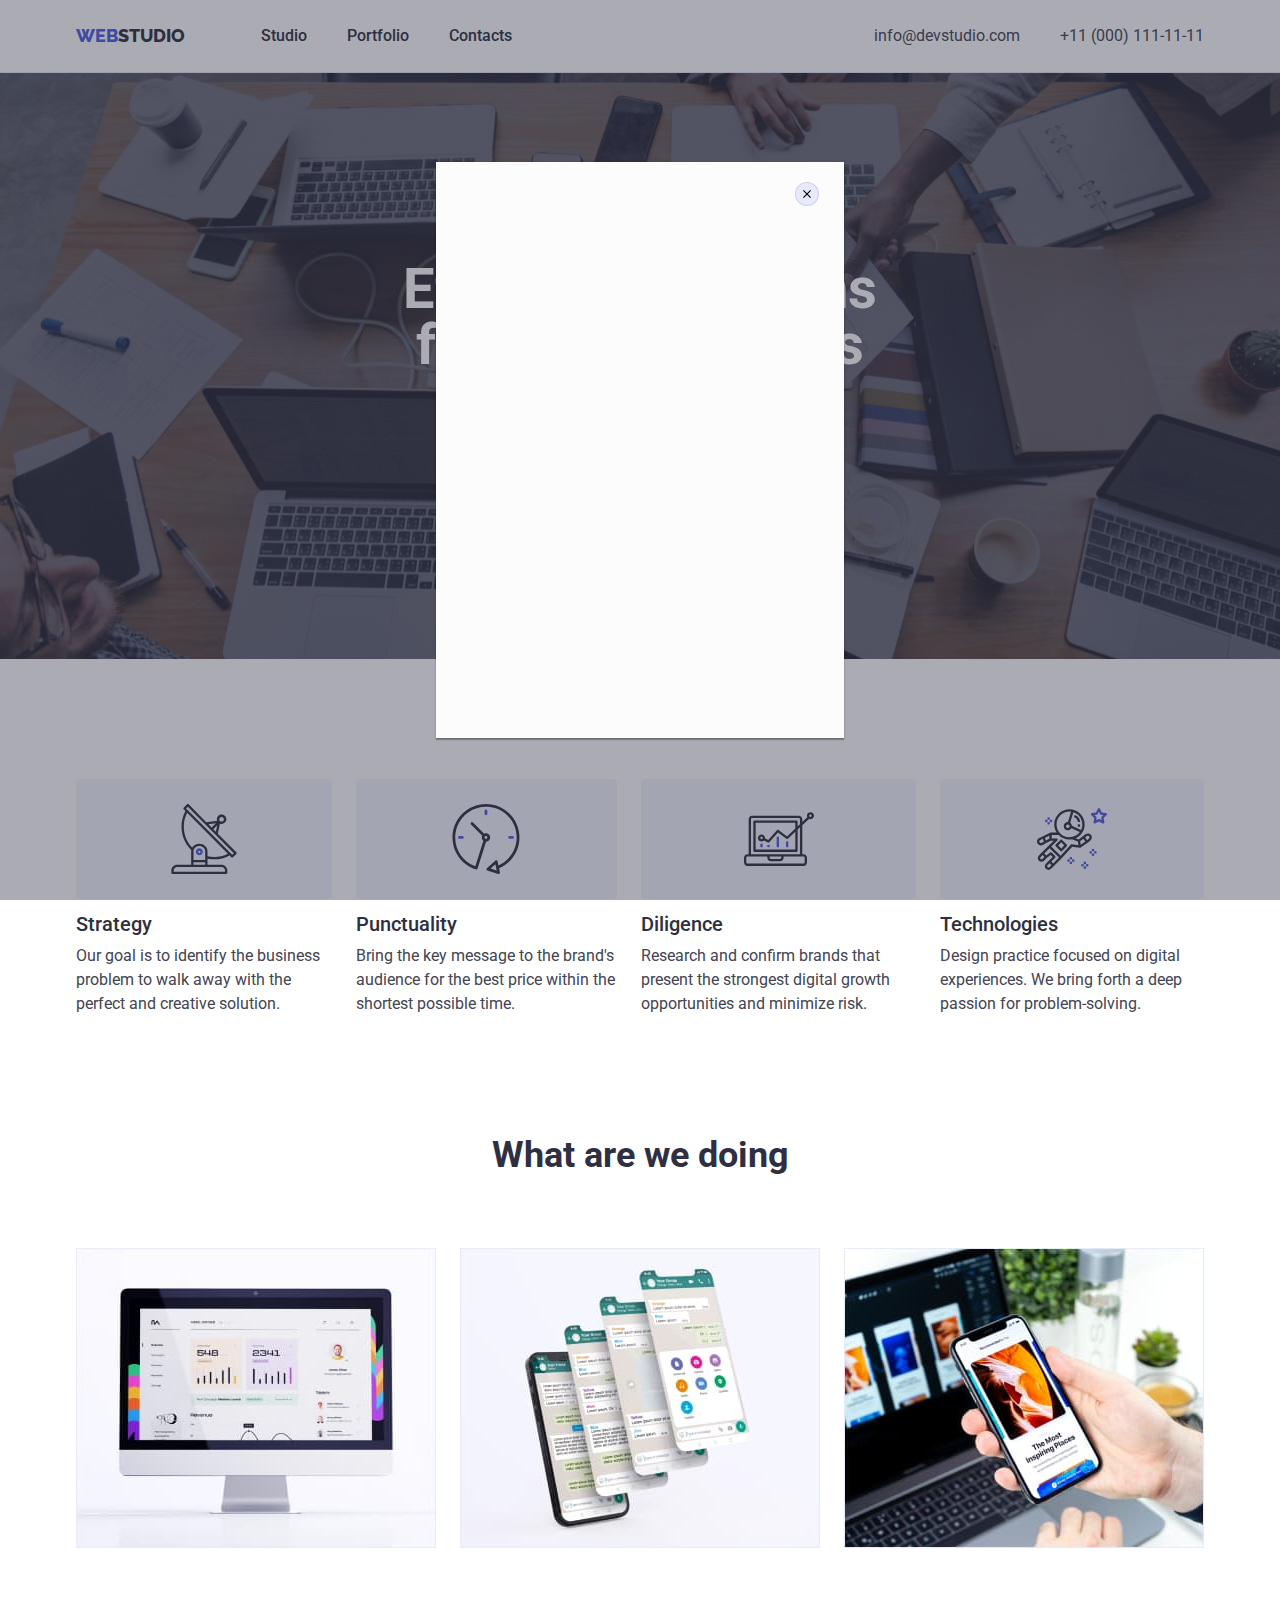
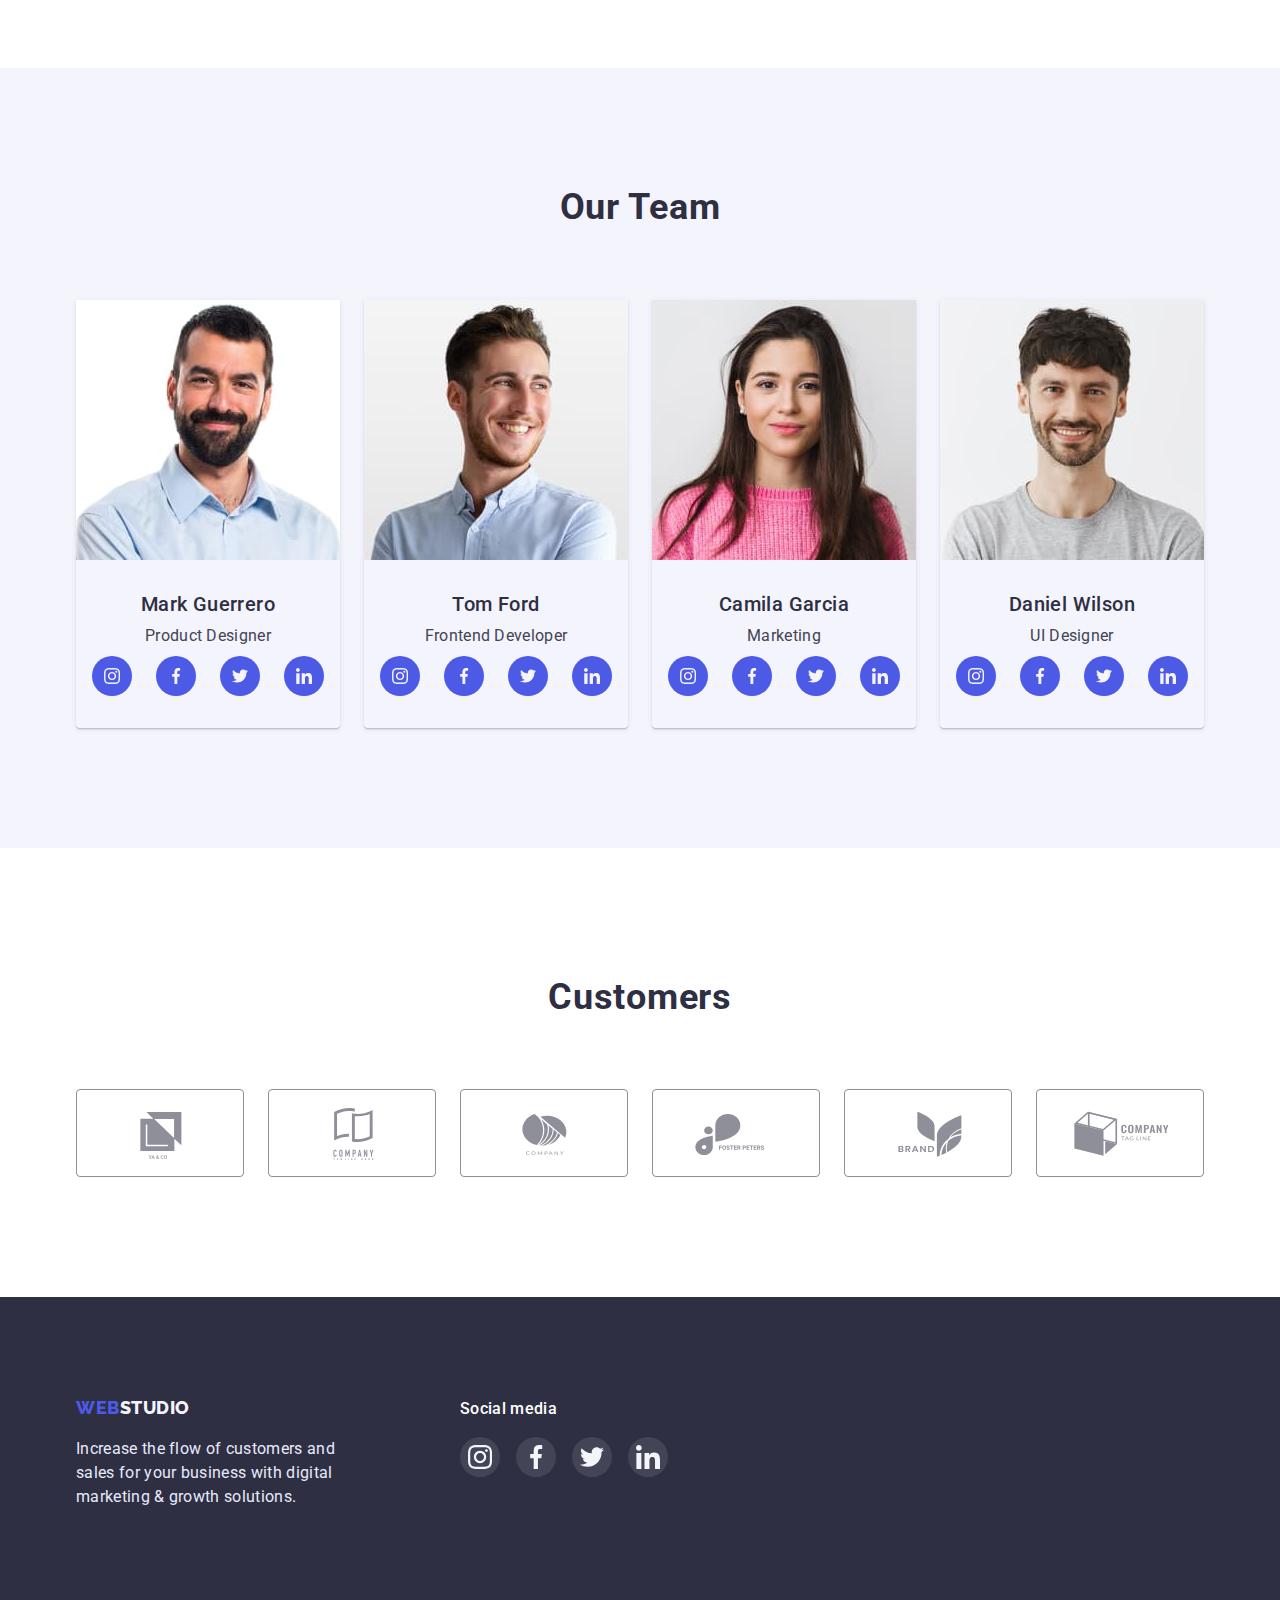
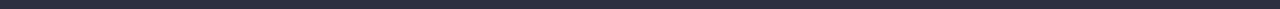
<file: index.html>
<!DOCTYPE html>
<html lang="en">
  <head>
    <meta charset="UTF-8" />
    <meta http-equiv="X-UA-Compatible" content="IE=edge" />
    <meta name="viewport" content="width=device-width, initial-scale=1.0" />
    <title>Document</title>
    <link
      rel="stylesheet"
      href="https://cdn.jsdelivr.net/npm/modern-normalize@1.1.0/modern-normalize.min.css"
    />
    <link rel="preconnect" href="https://fonts.googleapis.com" />
    <link rel="preconnect" href="https://fonts.gstatic.com" crossorigin />
    <link
      href="https://fonts.googleapis.com/css2?family=Raleway:wght@800&family=Roboto:wght@400;500;700;900&display=swap"
      rel="stylesheet"
    />
    <link rel="stylesheet" href="./css/styles.css" />
  </head>
  <body>
    <!--Шапка-->
    <header class="header">
      <div class="container flex-header">
        <nav class="nav">
          <a class="logo link" href="./index.html"
            ><span class="span-logo">Web</span>Studio</a
          >
          <ul class="menu list">
            <li class="menu-item">
              <a class="menu-list link" href="./index.html">Studio</a>
            </li>
            <li class="menu-item">
              <a class="menu-list link" href="./portfolio.html">Portfolio</a>
            </li>
            <li class="menu-item">
              <a class="menu-list link" href="">Contacts</a>
            </li>
          </ul>
        </nav>
        <!--контакти-->
        <ul class="header-contact list">
          <li class="contact-item">
            <a class="contact-link link" href="mailto:info@devstudio.com"
              >info@devstudio.com</a
            >
          </li>
          <li class="contact-item">
            <a class="contact-link link" href="tel:+110001111111"
              >+11 (000) 111-11-11</a
            >
          </li>
        </ul>
      </div>
    </header>
    <main>
      <!--Hero-->
      <section class="hero">
        <div class="container">
          <h1 class="hero-title">
            Effective Solutions <br />
            for Your Business
          </h1>
          <button class="hero-btn" type="button" data-modal-open>
            Order Service
          </button>
        </div>
      </section>
      <!--навички-->
      <section class="about">
        <div class="container">
          <h2 class="visually-hidden">Our qualities</h2>
          <ul class="about-list list">
            <li class="about-item icon-strategy">
              <div class="icon">
                <svg width="70" height="70">
                  <use href="./images/sprite.svg#icon-strategy"></use>
                </svg>
              </div>
              <h3 class="about-title">Strategy</h3>
              <p class="about-text">
                Our goal is to identify the business problem to walk away with
                the perfect and creative solution.
              </p>
            </li>
            <li class="about-item icon-punctualy">
              <div class="icon">
                <svg width="70" height="70">
                  <use href="./images/sprite.svg#icon-punctuality"></use>
                </svg>
              </div>
              <h3 class="about-title">Punctuality</h3>
              <p class="about-text">
                Bring the key message to the brand's audience for the best price
                within the shortest possible time.
              </p>
            </li>
            <li class="about-item icon-diligence">
              <div class="icon">
                <svg width="70" height="70">
                  <use href="./images/sprite.svg#icon-diligence"></use>
                </svg>
              </div>
              <h3 class="about-title">Diligence</h3>
              <p class="about-text">
                Research and confirm brands that present the strongest digital
                growth opportunities and minimize risk.
              </p>
            </li>
            <li class="about-item icon-tehnologies">
              <div class="icon">
                <svg width="70" height="70">
                  <use href="./images/sprite.svg#icon-technologies"></use>
                </svg>
              </div>
              <h3 class="about-title">Technologies</h3>
              <p class="about-text">
                Design practice focused on digital experiences. We bring forth a
                deep passion for problem-solving.
              </p>
            </li>
          </ul>
        </div>
      </section>
      <!--що ми робимо-->
      <section class="work">
        <div class="container">
          <h2 class="work-title">What are we doing</h2>
          <ul class="work-list list">
            <li class="work-item">
              <img
                src="./images/Rectangle1.jpg"
                alt="computer monitor"
                width="360"
                height="300"
              />
            </li>
            <li class="work-item">
              <img
                src="./images/Rectangle2.jpg"
                alt="smartphone"
                width="360"
                height="300"
              />
            </li>
            <li class="work-item">
              <img
                src="./images/Rectangle3.jpg"
                alt="smartphone with laptop"
                width="360"
                height="300"
              />
            </li>
          </ul>
        </div>
      </section>
      <!--our-team-->
      <section class="team-section">
        <div class="container">
          <h2 class="team-title">Our Team</h2>
          <ul class="team-list list">
            <li class="team-item">
              <img
                src="./images/Mark-Guerrero.jpg"
                alt="Mark-Guerrero"
                width="264"
                height="260"
              />
              <div class="team-card">
                <h3 class="title-team">Mark Guerrero</h3>
                <p class="team-text">Product Designer</p>
                <ul class="soc-list list">
                  <li class="soc-item-team">
                    <a class="soc-link-team link" href="">
                      <svg width="16" height="16" class="icon-team">
                        <use href="./images/sprite.svg#icon-instagram"></use>
                      </svg>
                    </a>
                  </li>
                  <li class="soc-item-team">
                    <a class="soc-link-team link" href=""
                      ><svg width="16" height="16" class="icon-team">
                        <use
                          href="./images/sprite.svg#icon-facebook"
                        ></use></svg
                    ></a>
                  </li>
                  <li class="soc-item-team">
                    <a class="soc-link-team link" href=""
                      ><svg width="16" height="16" class="icon-team">
                        <use href="./images/sprite.svg#icon-twitter"></use></svg
                    ></a>
                  </li>
                  <li class="soc-item-team">
                    <a class="soc-link-team link" href=""
                      ><svg width="16" height="16" class="icon-team">
                        <use
                          href="./images/sprite.svg#icon-linkedin"
                        ></use></svg
                    ></a>
                  </li>
                </ul>
              </div>
            </li>
            <li class="team-item">
              <img
                src="./images/Tom-Ford.jpg"
                alt="Tom-Ford"
                width="264"
                height="260"
              />
              <div class="team-card">
                <h3 class="title-team">Tom Ford</h3>
                <p class="team-text">Frontend Developer</p>
                <ul class="soc-list list">
                  <li class="soc-item-team">
                    <a class="soc-link-team link" href="">
                      <svg width="16" height="16" class="icon-team">
                        <use href="./images/sprite.svg#icon-instagram"></use>
                      </svg>
                    </a>
                  </li>
                  <li class="soc-item-team">
                    <a class="soc-link-team link" href=""
                      ><svg width="16" height="16" class="icon-team">
                        <use
                          href="./images/sprite.svg#icon-facebook"
                        ></use></svg
                    ></a>
                  </li>
                  <li class="soc-item-team">
                    <a class="soc-link-team link" href=""
                      ><svg width="16" height="16" class="icon-team">
                        <use href="./images/sprite.svg#icon-twitter"></use></svg
                    ></a>
                  </li>
                  <li class="soc-item-team">
                    <a class="soc-link-team link" href=""
                      ><svg width="16" height="16" class="icon-team">
                        <use
                          href="./images/sprite.svg#icon-linkedin"
                        ></use></svg
                    ></a>
                  </li>
                </ul>
              </div>
            </li>
            <li class="team-item">
              <img
                src="./images/Camila-Garcia.jpg"
                alt="Camila-Garcia"
                width="264"
                height="260"
              />
              <div class="team-card">
                <h3 class="title-team">Camila Garcia</h3>
                <p class="team-text">Marketing</p>
                <ul class="soc-list list">
                  <li class="soc-item-team">
                    <a class="soc-link-team link" href="">
                      <svg width="16" height="16" class="icon-team">
                        <use href="./images/sprite.svg#icon-instagram"></use>
                      </svg>
                    </a>
                  </li>
                  <li class="soc-item-team">
                    <a class="soc-link-team link" href=""
                      ><svg width="16" height="16" class="icon-team">
                        <use
                          href="./images/sprite.svg#icon-facebook"
                        ></use></svg
                    ></a>
                  </li>
                  <li class="soc-item-team">
                    <a class="soc-link-team link" href=""
                      ><svg width="16" height="16" class="icon-team">
                        <use href="./images/sprite.svg#icon-twitter"></use></svg
                    ></a>
                  </li>
                  <li class="soc-item-team">
                    <a class="soc-link-team link" href=""
                      ><svg width="16" height="16" class="icon-team">
                        <use
                          href="./images/sprite.svg#icon-linkedin"
                        ></use></svg
                    ></a>
                  </li>
                </ul>
              </div>
            </li>
            <li class="team-item">
              <img
                src="./images/Daniel-Wilson.jpg"
                alt="Daniel-Wilson"
                width="264"
                height="260"
              />
              <div class="team-card">
                <h3 class="title-team">Daniel Wilson</h3>
                <p class="team-text">UI Designer</p>
                <ul class="soc-list list">
                  <li class="soc-item-team">
                    <a class="soc-link-team link" href="">
                      <svg width="16" height="16" class="icon-team">
                        <use href="./images/sprite.svg#icon-instagram"></use>
                      </svg>
                    </a>
                  </li>
                  <li class="soc-item-team">
                    <a class="soc-link-team link" href=""
                      ><svg width="16" height="16" class="icon-team">
                        <use
                          href="./images/sprite.svg#icon-facebook"
                        ></use></svg
                    ></a>
                  </li>
                  <li class="soc-item-team">
                    <a class="soc-link-team link" href=""
                      ><svg width="16" height="16" class="icon-team">
                        <use href="./images/sprite.svg#icon-twitter"></use></svg
                    ></a>
                  </li>
                  <li class="soc-item-team">
                    <a class="soc-link-team link" href=""
                      ><svg width="16" height="16" class="icon-team">
                        <use
                          href="./images/sprite.svg#icon-linkedin"
                        ></use></svg
                    ></a>
                  </li>
                </ul>
              </div>
            </li>
          </ul>
        </div>
      </section>
      <section class="customers">
        <div class="container">
          <h2 class="customers-title">Customers</h2>
          <ul class="customers-list list">
            <li class="customers-item">
              <a class="customers-link" href="">
                <svg class="icon-customers" width="104" height="56">
                  <use
                    href="./images/sprite.svg#icon-Logo1
                  "
                  ></use></svg
              ></a>
            </li>
            <li class="customers-item">
              <a class="customers-link" href="">
                <svg class="icon-customers" width="104" height="56">
                  <use href="./images/sprite.svg#icon-Logo2"></use></svg
              ></a>
            </li>
            <li class="customers-item">
              <a class="customers-link" href="">
                <svg class="icon-customers" width="104" height="56">
                  <use href="./images/sprite.svg#icon-Logo3"></use></svg
              ></a>
            </li>
            <li class="customers-item">
              <a class="customers-link" href="">
                <svg class="icon-customers" width="104" height="56">
                  <use href="./images/sprite.svg#icon-Logo4"></use></svg
              ></a>
            </li>
            <li class="customers-item">
              <a class="customers-link" href="">
                <svg class="icon-customers" width="104" height="56">
                  <use href="./images/sprite.svg#icon-Logo5"></use></svg
              ></a>
            </li>
            <li class="customers-item">
              <a class="customers-link" href="">
                <svg class="icon-customers" width="104" height="56">
                  <use href="./images/sprite.svg#icon-Logo6"></use></svg
              ></a>
            </li>
          </ul>
        </div>
      </section>
    </main>
    <footer class="footer">
      <div class="container flex-footer">
        <div class="old-footer">
          <a class="logo-footer link" href="./index.html"
            ><span class="footer-span-logo">Web</span>Studio</a
          >
          <p class="footer-text">
            Increase the flow of customers and sales for your business with
            digital marketing & growth solutions.
          </p>
        </div>

        <div class="soc-div">
          <h2 class="media">Social media</h2>
          <ul class="soc-list list">
            <li class="soc-item">
              <a class="soc-link link" href="">
                <svg width="24" height="24" class="icon-footer">
                  <use href="./images/sprite.svg#icon-instagram"></use>
                </svg>
              </a>
            </li>
            <li class="soc-item">
              <a class="soc-link link" href=""
                ><svg width="24" height="24" class="icon-footer">
                  <use href="./images/sprite.svg#icon-facebook"></use></svg
              ></a>
            </li>
            <li class="soc-item">
              <a class="soc-link link" href=""
                ><svg width="24" height="24" class="icon-footer">
                  <use href="./images/sprite.svg#icon-twitter"></use></svg
              ></a>
            </li>
            <li class="soc-item">
              <a class="soc-link link" href=""
                ><svg width="24" height="24" class="icon-footer">
                  <use href="./images/sprite.svg#icon-linkedin"></use></svg
              ></a>
            </li>
          </ul>
        </div>
      </div>
    </footer>
    <div class="backdrop" data-modal>
      <div class="modal">
        <button type="button" class="modal-close-btn" data-modal-close>
          <svg class="modal-close-btn-icon" width="8" height="8">
            <use href="./images/sprite.svg#close-modal"></use>
          </svg>
        </button>
      </div>
    </div>
    <script src="./js/modal.js"></script>
  </body>
</html>
</file>
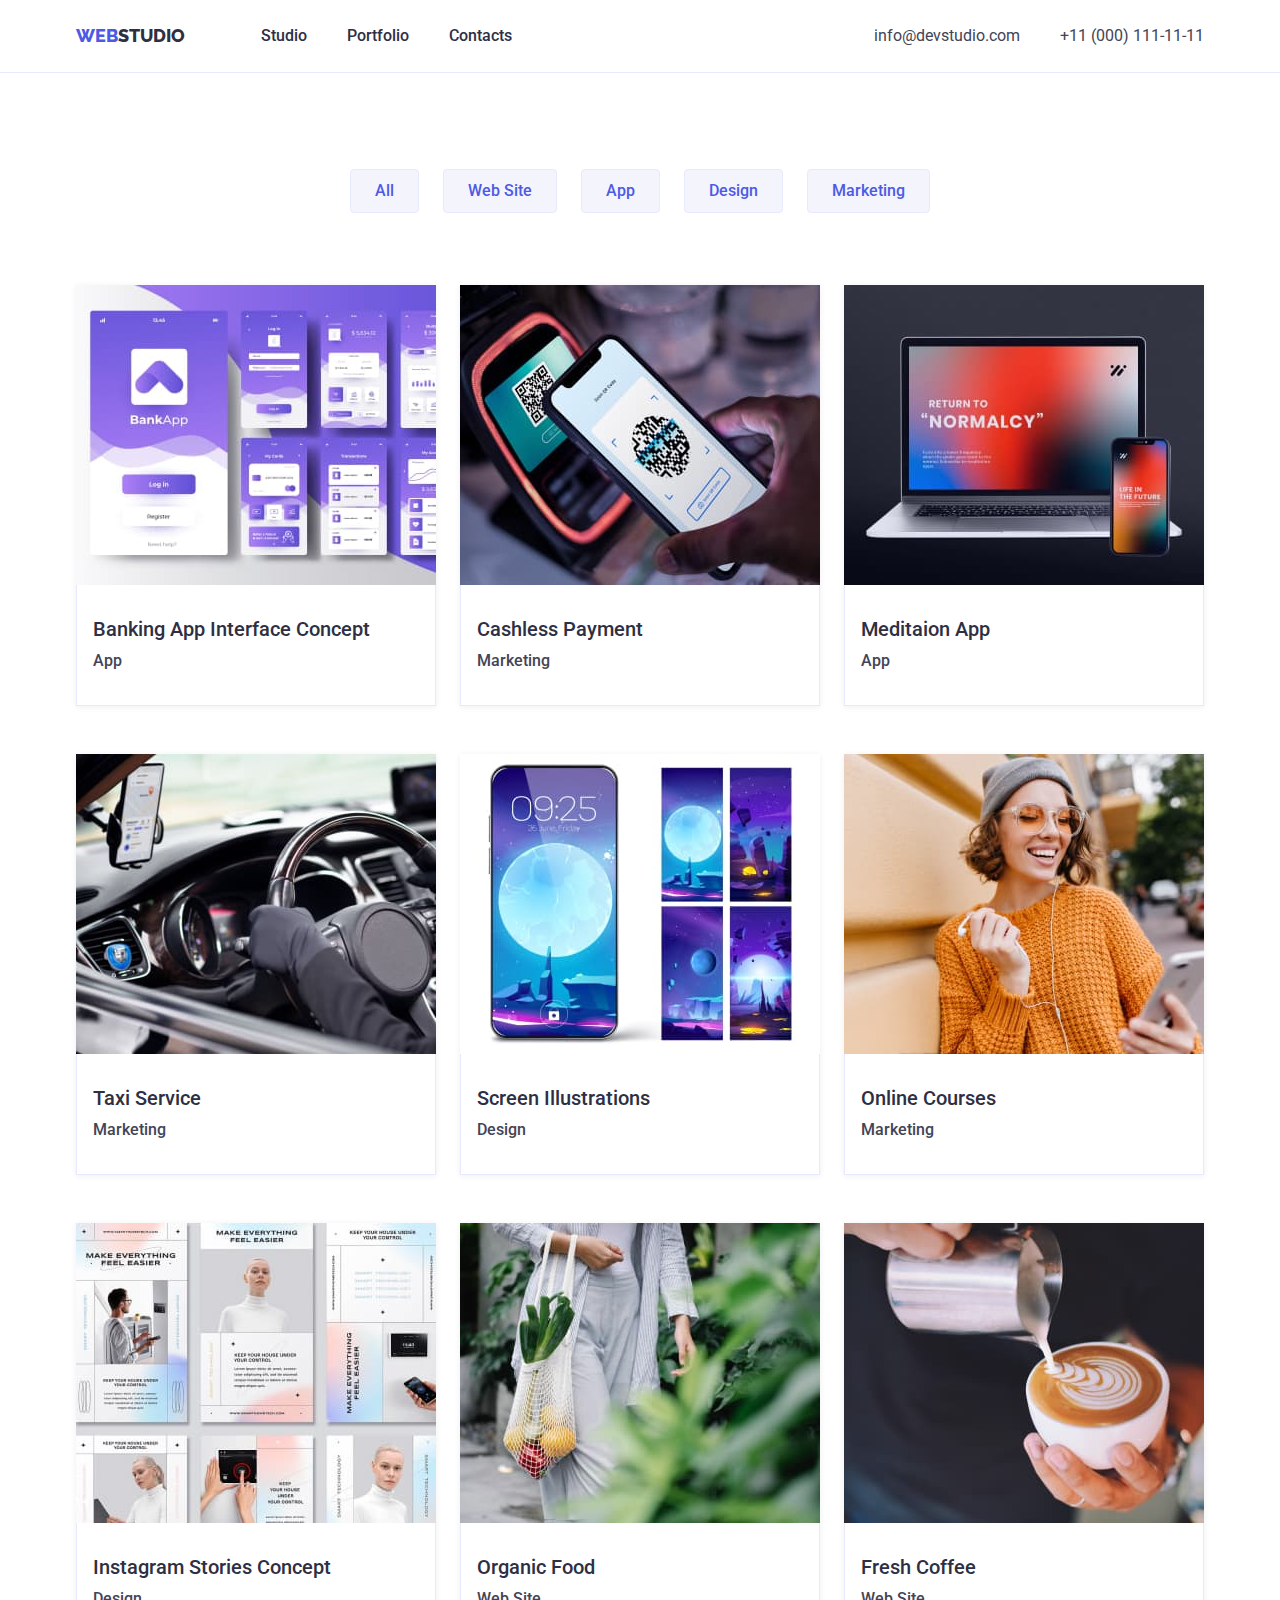
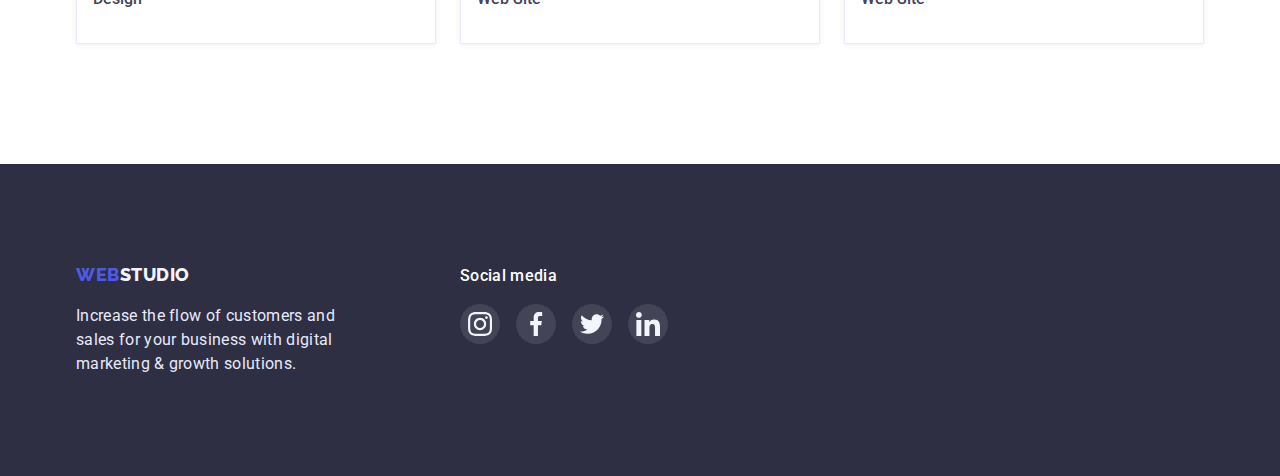
<file: portfolio.html>
<!DOCTYPE html>
<html lang="en">
  <head>
    <meta charset="UTF-8" />
    <meta http-equiv="X-UA-Compatible" content="IE=edge" />
    <meta name="viewport" content="width=device-width, initial-scale=1.0" />
    <title>Document</title>
    <link
      rel="stylesheet"
      href="https://cdn.jsdelivr.net/npm/modern-normalize@1.1.0/modern-normalize.min.css"
    />
    <link rel="preconnect" href="https://fonts.googleapis.com" />
    <link rel="preconnect" href="https://fonts.gstatic.com" crossorigin />
    <link
      href="https://fonts.googleapis.com/css2?family=Raleway:wght@800&family=Roboto:wght@400;500;700;900&display=swap"
      rel="stylesheet"
    />
    <link rel="stylesheet" href="./css/styles.css" />
  </head>
  <body>
    <header class="header">
      <div class="container flex-header">
        <nav class="nav">
          <a class="logo link" href="./index.html"
            ><span class="span-logo">Web</span>Studio</a
          >
          <ul class="menu list">
            <li class="menu-item">
              <a class="menu-list link" href="./index.html">Studio</a>
            </li>
            <li class="menu-item">
              <a class="menu-list link" href="./portfolio.html">Portfolio</a>
            </li>
            <li class="menu-item">
              <a class="menu-list link" href="">Contacts</a>
            </li>
          </ul>
        </nav>
        <!--контакти-->
        <ul class="header-contact list">
          <li class="contact-item">
            <a class="contact-link link" href="mailto:info@devstudio.com"
              >info@devstudio.com</a
            >
          </li>
          <li class="contact-item">
            <a class="contact-link link" href="tel:+110001111111"
              >+11 (000) 111-11-11</a
            >
          </li>
        </ul>
      </div>
    </header>
    <main>
      <section class="section-portfolio">
        <div class="container">
          <h1 class="visually-hidden">Portfolio</h1>
          <ul class="filtr list">
            <li class="filtr-item">
              <button class="filtr-btn" type="button">All</button>
            </li>
            <li class="filtr-item">
              <button class="filtr-btn" type="button">Web Site</button>
            </li>
            <li class="filtr-item">
              <button class="filtr-btn" type="button">App</button>
            </li>
            <li class="filtr-item">
              <button class="filtr-btn" type="button">Design</button>
            </li>
            <li class="filtr-item">
              <button class="filtr-btn" type="button">Marketing</button>
            </li>
          </ul>
          <ul class="portfolio-list list">
            <li class="portfolio-item">
              <a class="link" href="">
                <img
                  src="./images/banking.jpg"
                  alt="banking"
                  width="360"
                  height="300"
                />
                <div class="portfolio-card">
                  <h2 class="portfolio-title">Banking App Interface Concept</h2>
                  <p class="portfolio-text">App</p>
                </div>
              </a>
            </li>
            <li class="portfolio-item">
              <a class="link" class="link" href="">
                <img
                  src="./images/cashless.jpg"
                  alt="paymenty"
                  width="360"
                  height="300"
                />
                <div class="portfolio-card">
                  <h2 class="portfolio-title">Cashless Payment</h2>
                  <p class="portfolio-text">Marketing</p>
                </div>
              </a>
            </li>
            <li class="portfolio-item">
              <a class="link" href="">
                <img
                  src="./images/meditaion.jpg"
                  alt="meditaion app"
                  width="360"
                  height="300"
                />
                <div class="portfolio-card">
                  <h2 class="portfolio-title">Meditaion App</h2>
                  <p class="portfolio-text">App</p>
                </div>
              </a>
            </li>
            <li class="portfolio-item">
              <a class="link" href="">
                <img
                  src="./images/taxi.jpg"
                  alt="Taxi Service"
                  width="360"
                  height="300"
                />
                <div class="portfolio-card">
                  <h2 class="portfolio-title">Taxi Service</h2>
                  <p class="portfolio-text">Marketing</p>
                </div>
              </a>
            </li>
            <li class="portfolio-item">
              <a class="link" href="">
                <img
                  src="./images/screen.jpg"
                  alt="Screen Illustrations"
                  width="360"
                  height="300"
                />
                <div class="portfolio-card">
                  <h2 class="portfolio-title">Screen Illustrations</h2>
                  <p class="portfolio-text">Design</p>
                </div>
              </a>
            </li>
            <li class="portfolio-item">
              <a class="link" href="">
                <img
                  src="./images/online.jpg"
                  alt="Online Courses"
                  width="360"
                  height="300"
                />
                <div class="portfolio-card">
                  <h2 class="portfolio-title">Online Courses</h2>
                  <p class="portfolio-text">Marketing</p>
                </div>
              </a>
            </li>
            <li class="portfolio-item">
              <a class="link" href="">
                <img
                  src="./images/instagram.jpg"
                  alt="Instagram Stories Concept"
                  width="360"
                  height="300"
                />
                <div class="portfolio-card">
                  <h2 class="portfolio-title">Instagram Stories Concept</h2>
                  <p class="portfolio-text">Design</p>
                </div>
              </a>
            </li>
            <li class="portfolio-item">
              <a class="link" href="">
                <img
                  src="./images/organic.jpg"
                  alt="Organic Food"
                  width="360"
                  height="300"
                />
                <div class="portfolio-card">
                  <h2 class="portfolio-title">Organic Food</h2>
                  <p class="portfolio-text">Web Site</p>
                </div>
              </a>
            </li>
            <li class="portfolio-item">
              <a class="link" class="link" href="">
                <img
                  src="./images/fresh.jpg"
                  alt="Fresh Coffee"
                  width="360"
                  height="300"
                />
                <div class="portfolio-card">
                  <h2 class="portfolio-title">Fresh Coffee</h2>
                  <p class="portfolio-text">Web Site</p>
                </div>
              </a>
            </li>
          </ul>
        </div>
      </section>
    </main>
    <footer class="footer">
      <div class="container flex-footer">
        <div class="old-footer">
          <a class="logo-footer link" href="./index.html"
            ><span class="footer-span-logo">Web</span>Studio</a
          >
          <p class="footer-text">
            Increase the flow of customers and sales for your business with
            digital marketing & growth solutions.
          </p>
        </div>

        <div class="soc-div">
          <h2 class="media">Social media</h2>
          <ul class="soc-list list">
            <li class="soc-item">
              <a class="soc-link link" href="">
                <svg width="24" height="24" class="icon-footer">
                  <use href="./images/sprite.svg#icon-instagram"></use>
                </svg>
              </a>
            </li>
            <li class="soc-item">
              <a class="soc-link link" href=""
                ><svg width="24" height="24" class="icon-footer">
                  <use href="./images/sprite.svg#icon-facebook"></use></svg
              ></a>
            </li>
            <li class="soc-item">
              <a class="soc-link link" href=""
                ><svg width="24" height="24" class="icon-footer">
                  <use href="./images/sprite.svg#icon-twitter"></use></svg
              ></a>
            </li>
            <li class="soc-item">
              <a class="soc-link link" href=""
                ><svg width="24" height="24" class="icon-footer">
                  <use href="./images/sprite.svg#icon-linkedin"></use></svg
              ></a>
            </li>
          </ul>
        </div>
      </div>
    </footer>
  </body>
</html>
</file>
<file: css/styles.css>
:root {
  --NAVY-BLUE: #2e2f42;
  --IRIS: #4d5ae5;
  --HOVER: #434455;
  --white: #ffffff;
  --ocean: #404bbf;
  --transition-dur-and-func: 2250ms cubic-bezier(0.4, 0, 0.2, 1);
}

/* основной текст NAVY BLUE  color: #2E2F42*/
/* заголовок секции герой color: #FFFFFF; */
/* вторичный текст SLATE color: #434455; */
/* текст футер логотипа CLOUD  IRIS color: #4D5AE5; color: #F4F4FD; */
/* текст футер CORNFLOWER color: #E7E9FC; */
/* твет акцент IRIS color: #4D5AE5; */
/* цвет фона темный NAVY BLUE background: #2E2F42;*/
/* цвет фона светлый background: #F4F4FD; */
/* цвет фона белый background: #FFFFFF; */

/* сброс стилей */
h1,
h2,
h3,
h4,
h5,
h6,
p {
  margin-top: 0;
  margin-bottom: 0;
}

ul,
ol {
  margin-top: 0;
  margin-bottom: 0;
  padding-left: 0;
}

.link {
  text-decoration: none;
}

.list {
  list-style: none;
}

img {
  display: block;
  max-width: 100%;
}

/* end */

/* глобальные */

body {
  font-family: "Roboto";
  font-weight: 500;
  font-size: 16px;
  line-height: 1.5;
  color: var(--NAVY-BLUE);
}

button {
  cursor: pointer;
}

/* end */

/* container */

.container {
  width: 1158px;
  margin: auto;
  padding: 0 15px;
}

/* end */

/* Хедер */
.list {
  display: flex;
}
.header {
  padding: 24px 0;
  border-bottom: 1px solid #e7e9fc;
}

.logo {
  font-family: "Raleway";
  font-weight: 800;
  font-size: 18px;
  line-height: 1.3;
  color: var(--NAVY-BLUE);
  text-transform: uppercase;
  margin-right: 76px;
}

.logo:focus {
  color: var(--IRIS);
}

.span-logo {
  color: var(--IRIS);
}

.nav {
  display: flex;
}
.menu {
  display: flex;
}

.menu-item:not(:last-child) {
  margin-right: 40px;
}

.menu-list {
  font-weight: 500;
  font-size: 16px;
  line-height: 1.5;
  color: var(--NAVY-BLUE);
}
.menu-list:hover,
.menu-list:focus {
  color: var(--IRIS);
}

.header-contact {
  display: flex;
  margin-left: auto;
}

.contact-link {
  font-weight: 400;
  font-size: 16px;
  line-height: 1.5;
  color: var(--HOVER);
}

.contact-link:hover,
.contact-link:focus {
  color: var(--IRIS);
}
.flex-header {
  display: flex;
}

.contact-item:not(:last-child) {
  margin-right: 40px;
}
/* end */

/* heto */

.hero {
  background-color: var(--NAVY-BLUE);
  background-image: linear-gradient(
      to right,
      rgba(46, 47, 66, 0.7),
      rgba(46, 47, 66, 0.7)
    ),
    url(../images/bkc-img.jpg);
  background-repeat: no-repeat;
  object-fit: cover;
  padding: 188px 0;
  text-align: center;
  max-width: 1440px;
  margin: 0 auto;
}

.hero-title {
  color: var(--white);
  font-weight: 700;
  font-size: 56px;
  line-height: 1;
  margin-bottom: 48px;
  /* width: 494px; */
}

.hero-btn {
  background: #4d5ae5;
  color: var(--white);
  font-weight: 500;
  box-shadow: 0px 4px 4px rgba(0, 0, 0, 0.15);
  border-radius: 4px;
  padding: 16px 32px;
  border: none;
}

.hero-btn:hover,
.hero-btn:focus {
  background-color: var(--ocean);
}

/* end */

/* about */

.about {
  padding: 120px 0;
}

.visually-hidden {
  position: absolute;
  white-space: nowrap;
  width: 1px;
  height: 1px;
  overflow: hidden;
  border: 0;
  padding: 0;
  clip: rect(0 0 0 0);
  clip-path: inset(50%);
  margin: -1px;
}

.about-list {
  display: flex;
}

.about-list .icon {
  display: flex;
  align-items: center;
  justify-content: center;

  width: 100%;
  height: 120px;
  margin-bottom: 13px;

  background-color: #f4f4fd;
  border-radius: 4px;
}
.about-item {
  width: calc((100%-72) / 4);
  margin-right: 24px;
}

.about-item:last-child {
  margin-right: 0;
}

.about-title {
  font-weight: 500;
  font-size: 20px;
  line-height: 24px;
  margin-bottom: 8px;
}

.about-text {
  color: var(--HOVER);
  font-weight: 400;
  font-size: 16px;
  line-height: 1.5;
}

/* .about-item::before {
  display: block;
  content: "";
  background-size: contain;
  background-repeat: no-repeat;
  background-position: center;
  height: 112px;
  background-color: #f4f4fd;
}

.icon-strategy::before {
  background-image: url(../images/strategy.svg);
}

.icon-punctualy::before {
  background-image: url(../images/punctuality.svg);
}

.icon-diligence::before {
  background-image: url(../images/diligence.svg);
}

.icon-tehnologies::before {
  background-image: url(../images/technologies.svg);
} */

/* end */

/* work */

.work {
  padding-bottom: 120px;
}

.work-title {
  text-align: center;
  font-size: 36px;
  line-height: 1.1;
  margin-bottom: 72px;
}

.work-list {
  display: flex;
}

.work-item {
  width: calc((100%-48) / 3);
  margin-right: 24px;
}

.work-item:last-child {
  margin: 0;
}

/* end */

/* team */

.team-section {
  padding: 120px 0;
  background-color: #f4f4fd;
}

.team-list {
  display: flex;
}

.team-title {
  font-size: 36px;
  line-height: 1.1;
  text-align: center;
  letter-spacing: 0.02em;
  text-transform: capitalize;
  margin-bottom: 72px;
  color: var(--NAVY-BLUE);
}

.team-item {
  box-shadow: 0px 1px 6px rgba(46, 47, 66, 0.08),
    0px 1px 1px rgba(46, 47, 66, 0.16), 0px 2px 1px rgba(46, 47, 66, 0.08);
  border-radius: 0px 0px 4px 4px;
  width: calc((100%-72) / 4);
  margin-right: 24px;
}
.team-card {
  padding: 0px 16px 32px 16px;
}
.soc-list-team {
  display: flex;
}

.soc-link-team {
  display: flex;
  justify-content: center;
  align-items: center;
  width: 40px;
  height: 40px;
  border-radius: 50%;
  background-color: var(--IRIS);
}

.soc-link-team:is(:hover, :focus) {
  background-color: var(--ocean);
}

.soc-item-team:not(:last-child) {
  margin-right: 24px;
}

.team-item:last-child {
  margin-right: 0;
}

.title-team {
  font-weight: 500;
  font-size: 20px;
  line-height: 1.2;
  text-align: center;
  letter-spacing: 0.02em;
  color: var(--NAVY-BLUE);
  margin-bottom: 8px;
  margin-top: 32px;
}

.team-text {
  font-weight: 400;
  font-size: 16px;
  line-height: 1.5;
  text-align: center;
  letter-spacing: 0.02em;
  color: var(--HOVER);
  margin-bottom: 8px;
}

/* end */

/* customrers */

.customers {
  padding-top: 130px;
  padding-bottom: 120px;
}

.customers-title {
  font-weight: 700;
  font-size: 36px;
  line-height: 1.1;
  text-align: center;
  letter-spacing: 0.02em;
  text-transform: capitalize;
  color: var(--NAVY-BLUE);
  margin-bottom: 72px;
}

.customers-list {
  display: flex;
  justify-content: space-between;
}
.customers-item {
  height: 88px;
  width: 168px;
}

.customers-link {
  display: flex;
  align-items: center;
  justify-content: center;
  width: 100%;
  height: 100%;
  color: #8e8f99;
  border: 1px solid #8e8f99;
  border-radius: 4px;
}

.customers-link:focus,
.customers-link:hover {
  color: var(--ocean);
  border: 1px solid var(--ocean);
}

.icon-customers {
  fill: currentColor;
}

.customers-list .customers-link:hover .icon-customers,
.customers-list .customers-link:focus .icon-customers {
  fill: currentColor;

  transition-duration: 250ms;
  transition-timing-function: cubic-bezier(0.4, 0, 0.2, 1);
}
/* footer */
.footer {
  background-color: var(--NAVY-BLUE);
  padding: 100px 0;
}

.logo-footer {
  font-family: "Raleway";
  font-weight: 800;
  font-size: 18px;
  line-height: 1.2;
  letter-spacing: 0.03em;
  text-transform: uppercase;
  color: #f4f4fd;
}

.footer-span-logo {
  color: var(--IRIS);
}

.footer-text {
  color: #e7e9fc;
  font-family: "Roboto";
  font-weight: 400;
  font-size: 16px;
  line-height: 1.5;
  letter-spacing: 0.02em;
  width: 264px;
  margin-top: 16px;
}

.flex-footer {
  display: flex;
  /* align-items: center; */
}

.old-footer {
  margin-right: 120px;
}

.media {
  font-weight: 500;
  font-size: 16px;
  line-height: 1.5;
  letter-spacing: 0.02em;
  color: #ffffff;
  margin-bottom: 16px;
}

.soc-list {
  display: flex;
}

.soc-link {
  display: flex;
  justify-content: center;
  align-items: center;
  width: 40px;
  height: 40px;
  border-radius: 50%;
  background-color: rgba(255, 255, 255, 0.1);
}

.soc-link:is(:hover, :focus) {
  background-color: #31d0aa;
}

.soc-item:not(:last-child) {
  margin-right: 16px;
}

/* portfolio */

/* filrt */

.section-portfolio {
  padding-top: 96px;
  padding-bottom: 120px;
}

.filtr {
  display: flex;
  justify-content: center;
  margin-bottom: 72px;
}

.filtr-item:not(:last-child) {
  margin-right: 24px;
}

.filtr-btn {
  background-color: #f4f4fd;
  color: var(--IRIS);
  font-weight: 500;
  border-radius: 4px;
  padding: 12px 24px;
  border: 1px solid #e7e9fc;
}

.filtr-btn:focus,
.filtr-btn:hover {
  color: var(--white);
  font-weight: 500;
  background: var(--ocean);
  box-shadow: 0px 3px 1px rgba(0, 0, 0, 0.1), 0px 2px 1px rgba(0, 0, 0, 0.08),
    0px 2px 2px rgba(0, 0, 0, 0.12);
  border: 1px solid var(--ocean);
  border-radius: 4px;
  padding: 12px 24px;
}

/* end */

/* portfolio-list */

.portfolio-list {
  display: flex;
  flex-wrap: wrap;
}

.portfolio-item {
  width: calc((100% - 48px) / 3);
  margin-right: 24px;
  box-shadow: 0px 1px 6px rgba(46, 47, 66, 0.08);
}

.portfolio-item:hover {
  box-shadow: 0px 1px 6px rgba(46, 47, 66, 0.08),
    0px 1px 1px rgba(46, 47, 66, 0.16), 0px 2px 1px rgba(46, 47, 66, 0.08);
}

.portfolio-item:nth-child(3n) {
  margin: 0;
}

.portfolio-item:nth-last-of-type(n + 4) {
  margin-bottom: 48px;
}

.portfolio-title {
  font-weight: 500;
  font-size: 20px;
  line-height: 1.2;
  color: var(--NAVY-BLUE);
  margin-bottom: 8px;
}

.portfolio-text {
  font-size: 16px;
  line-height: 1.5;
  color: var(--HOVER);
}

.portfolio-card {
  padding: 32px 16px;
  border: 1px solid #e7e9fc;
  border-top: 0;
}

/* end */

/* MODAL WINDOW */

.backdrop {
  position: fixed;
  top: 0;
  left: 0;
  z-index: 100;
  width: 100%;
  height: 100%;
  background-color: rgba(46, 47, 66, 0.4);
  transition: opacity var(--transition-dur-and-func),
    visibility var(--transition-dur-and-func);
}

.modal {
  position: absolute;
  top: 50%;
  left: 50%;
  transform: translate(-50%, -50%) scaleY(1);
  width: 408px;
  height: 576px;
  background-color: #fcfcfc;
  box-shadow: 0px 1px 1px rgba(0, 0, 0, 0.14), 0px 1px 3px rgba(0, 0, 0, 0.12),
    0px 2px 1px rgba(0, 0, 0, 0.2);
  transition: transform 250ms linear;
}

.backdrop.is-hidden .modal {
  transform: translate(-50%, -50%) scaleY(0);
}

.modal-close-btn {
  position: absolute;
  top: 20px;
  right: 25px;
  display: flex;
  align-items: center;
  justify-content: center;
  width: 24px;
  height: 24px;
  background-color: #e7e9fc;
  border-radius: 50%;
  border: 1px solid rgba(0, 0, 0, 0.1);
  padding: 0;
  transition: background-color var(--transition-dur-and-func),
    border-color var(--transition-dur-and-func);
}

.modal-close-btn-icon {
  transition: fill var(--transition-dur-and-func);
}

.modal-close-btn:is(:hover, :focus) {
  border-color: var(--ocean);
  background-color: var(--ocean);
}

.modal-close-btn:is(:hover, :focus) .modal-close-btn-icon {
  fill: var(--white);
}

.backdrop.is-hidden {
  opacity: 0;
  visibility: hidden;
  pointer-events: none;
}
</file>
